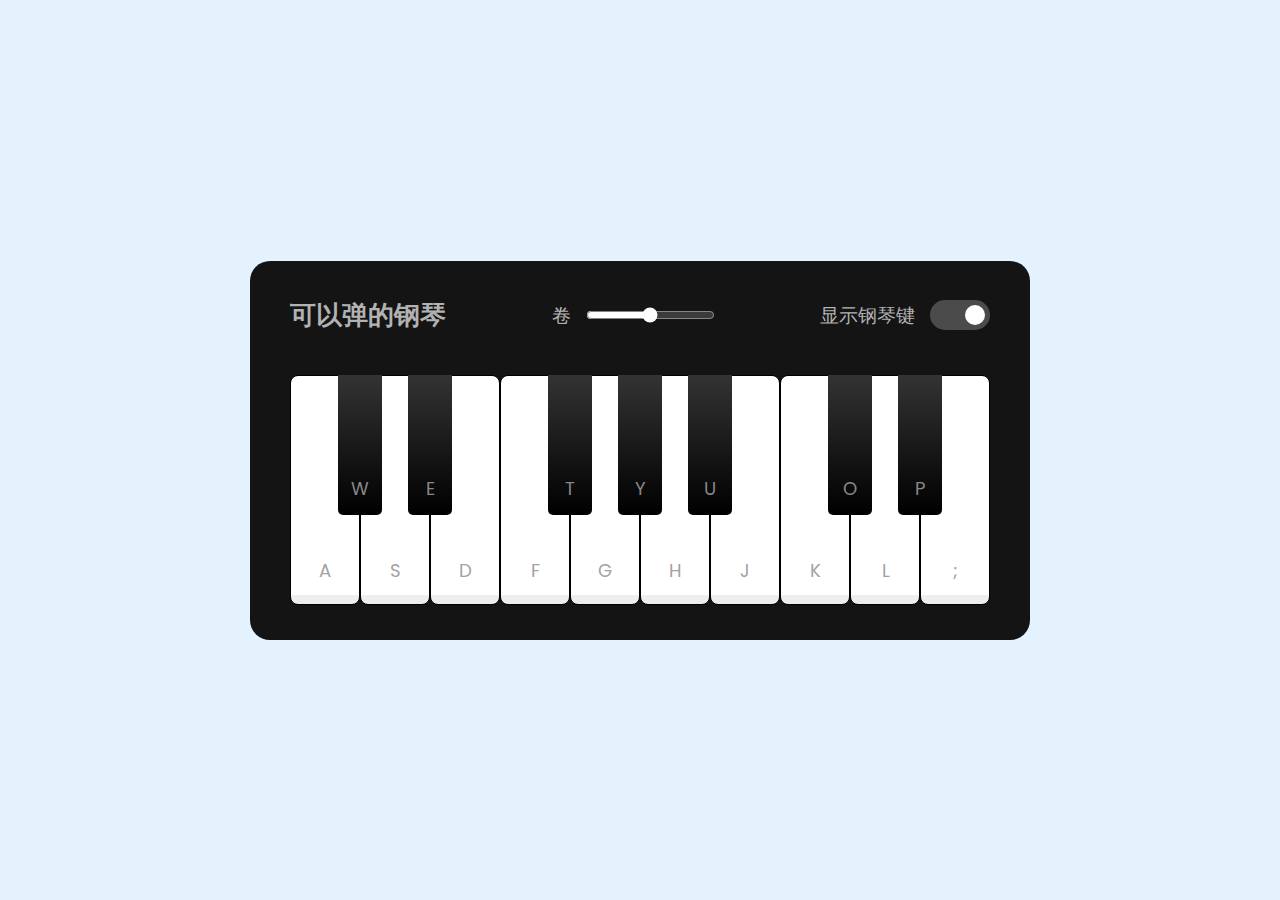
<file: Playable PIANO in JavaScript/index.html>
<!DOCTYPE html>
<html lang="en" dir="ltr">
  <head>
    <meta charset="utf-8">
    <title>html+css+js实现可弹的钢琴</title>
    <link rel="stylesheet" href="style.css">
    <meta name="viewport" content="width=device-width, initial-scale=1.0">
    <script src="script.js" defer></script>
  </head>
  <body>
    <div class="wrapper">
      <header>
        <h2>可以弹的钢琴</h2>
        <div class="column volume-slider">
          <span>卷</span><input type="range" min="0" max="1" value="0.5" step="any">
        </div>
        <div class="column keys-checkbox">
          <span>显示钢琴键</span><input type="checkbox" checked>
        </div>
      </header>
      <ul class="piano-keys">
        <li class="key white" data-key="a"><span>a</span></li>
        <li class="key black" data-key="w"><span>w</span></li>
        <li class="key white" data-key="s"><span>s</span></li>
        <li class="key black" data-key="e"><span>e</span></li>
        <li class="key white" data-key="d"><span>d</span></li>
        <li class="key white" data-key="f"><span>f</span></li>
        <li class="key black" data-key="t"><span>t</span></li>
        <li class="key white" data-key="g"><span>g</span></li>
        <li class="key black" data-key="y"><span>y</span></li>
        <li class="key white" data-key="h"><span>h</span></li>
        <li class="key black" data-key="u"><span>u</span></li>
        <li class="key white" data-key="j"><span>j</span></li>
        <li class="key white" data-key="k"><span>k</span></li>
        <li class="key black" data-key="o"><span>o</span></li>
        <li class="key white" data-key="l"><span>l</span></li>
        <li class="key black" data-key="p"><span>p</span></li>
        <li class="key white" data-key=";"><span>;</span></li>
      </ul>
    </div>

  </body>
</html>
</file>
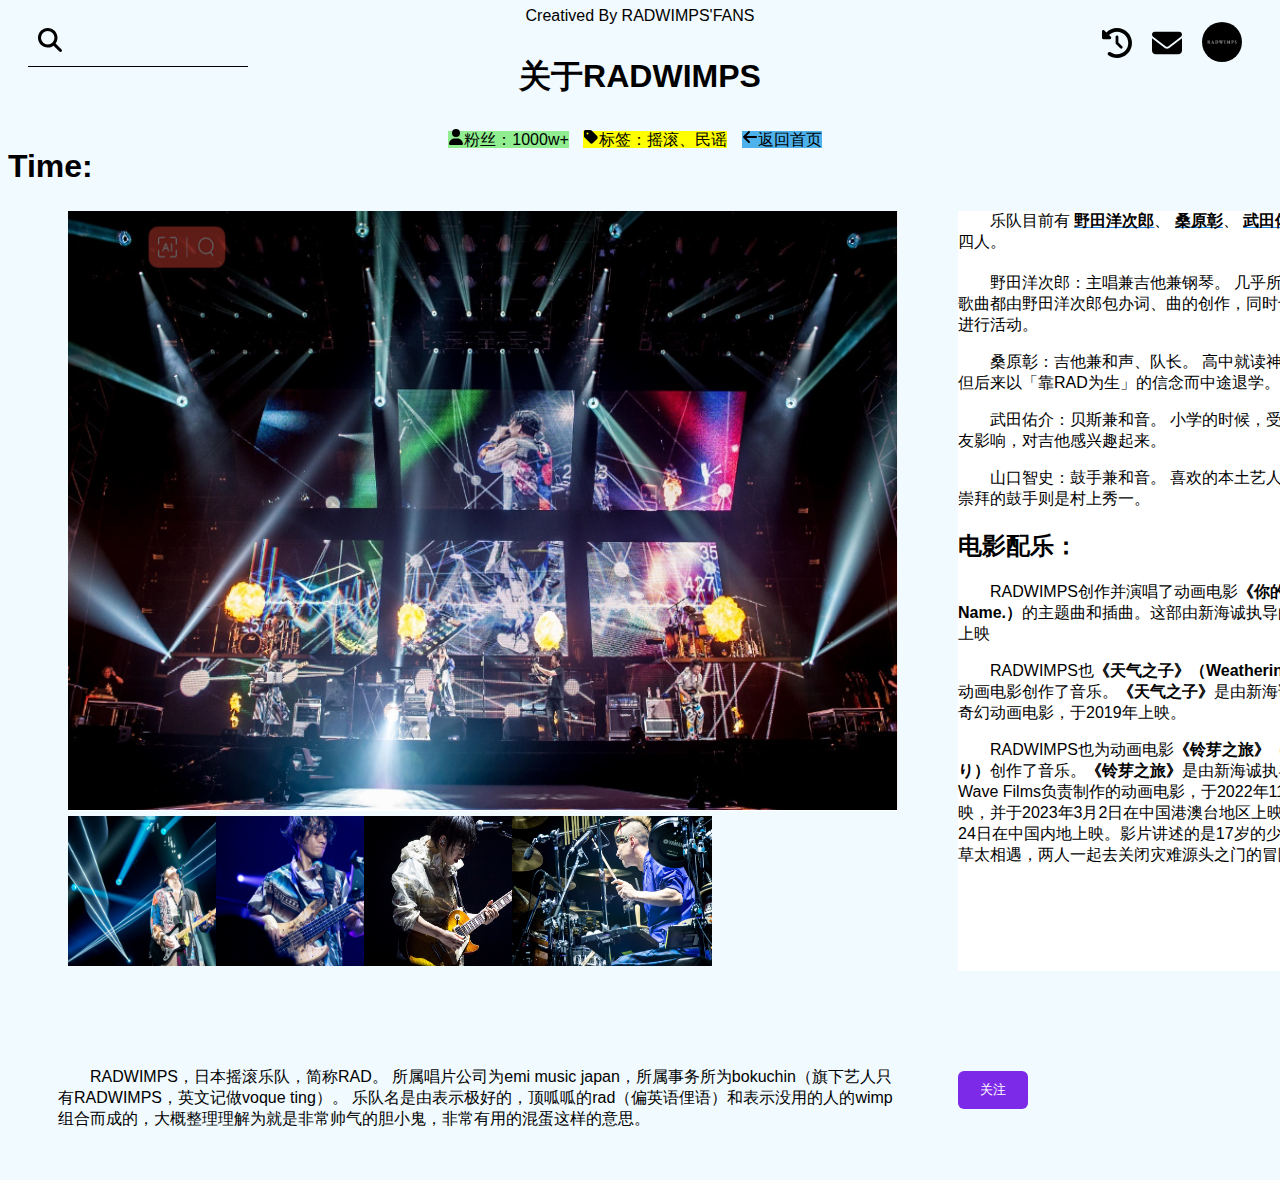
<file: html/about.html>
<!DOCTYPE html>
<html lang="en">
<head>
    <meta charset="UTF-8">
    <meta name="viewport" content="width=device-width, initial-scale=1.0">
    <title>About RADWIMPS</title>
    <link rel="stylesheet" href="../css/about.css">
</head>
<body>
    <div class="header">
            <div class="icon">
                <a href="#"><img src="../svg/history.svg" alt=""></a>
            </div>
            <div class="icon"><a href="#"><img src="../svg/mail.svg" alt=""></a></div>
            <div class="icon">
                <div class="profile"><img style="height: 40px; width: 40px; border-radius: 50%; margin-top: -6px;" src="../images/RADWIMPS.jpg" alt=""></div>
            </div>
    </div>
    <div class="search-bar">
        <a href="#"><img style="height: 24px;" width="24px;" src="../svg/serch.svg" alt=""></a>
        <!-- <input class="search-input" type="text" placeholder="RADWIMPS"> -->
        <div class="search-underline"></div>
    </div>
    
    <h1>Time:</h1>
    <div id="beijing-time"></div>
    <div class="title">Creatived By RADWIMPS'FANS</div>
    <div class="subtitle"><h1>关于RADWIMPS</h1></div>
    <div class="usersandlabel">
        <span class="user-icon"><img style="height: 16px; width: 16px;" src="../svg/users.svg" alt="">粉丝：1000w+</span>
        <span class="tag-icon"><img style="height: 16px; width: 16px;" src="../svg/label.svg" alt="">标签：摇滚、民谣</span> 
        <span class="return-icon"><a style="color: black;" href="../html/home.html" target="_blank"><img style="height: 16px; width: 16px;" src="../svg/return.svg">返回首页</a></span> 
    </div>
    <img class="main-image" src="../images/About RADWIMPS.png" alt="Main Image">
    <div class="image-grid">
        <div class="small-image"><img style="height: 150px; width: 200px; margin-top: -35px; margin-left: 60px;" src="../images/野田洋次郎.jpeg" alt=""></div>
        <div class="small-image"><img style="height: 150px; width: 200px; margin-top: -35px; margin-left: -147px;" src="../images/武田佑介.jpeg" alt=""></div>
        <div class="small-image"><img style="height: 150px; width: 200px; margin-top: -35px; margin-left: -353px;" src="../images/桑原彰.png" alt=""></div>
        <div class="small-image"><img style="height: 150px; width: 200px; margin-top: -35px; margin-left: -560px;" src="../images/山口智史.png" alt=""></div>
    </div>
    <p style="padding: 50px; text-indent: 2rem;">RADWIMPS，日本摇滚乐队，简称RAD。 所属唱片公司为emi music japan，所属事务所为bokuchin（旗下艺人只<br>有RADWIMPS，英文记做voque ting）。 乐队名是由表示极好的，顶呱呱的rad（偏英语俚语）和表示没用的人的wimp<br>组合而成的，大概整理理解为就是非常帅气的胆小鬼，非常有用的混蛋这样的意思。<br></p>
    
    <div class="card">
        <p style="margin-top: -100px; padding: 0px; text-indent: 2rem;">
            乐队目前有
            <span style="text-decoration: underline #2389ee; font-weight: 600;"><a href="https://baike.baidu.com/item/%E9%87%8E%E7%94%B0%E6%B4%8B%E6%AC%A1%E9%83%8E" style="color: black;">野田洋次郎</a></span>、
            <span style="text-decoration: underline #2389ee; font-weight: 600"><a href="https://baike.baidu.com/item/%E6%A1%91%E5%8E%9F%E5%BD%B0" style="color: black;">桑原彰</a></span>、
            <span style="text-decoration: underline #2389ee; font-weight: 600"><a href="https://baike.baidu.com/item/%E6%AD%A6%E7%94%B0%E7%A5%90%E4%BB%8B" style="color: black;">武田佑介</a></span>、
            <span style="text-decoration: underline #2389ee; font-weight: 600"><a href="https://baike.baidu.com/item/%E5%B1%B1%E5%8F%A3%E6%99%BA%E5%8F%B2" style="color: black;">山口智史</a></span>
            四人。
        </p>
        
        <p style="text-indent: 2rem; margin-top: 20px;">野田洋次郎：主唱兼吉他兼钢琴。 几乎所有RADWIMPS的歌曲都由野田洋次郎包办词、曲的创作，同时也以个人企划illion进行活动。</p>
        <p style="text-indent: 2rem;">桑原彰：吉他兼和声、队长。 高中就读神奈川县立高中，但后来以「靠RAD为生」的信念而中途退学。</p>
        <p style="text-indent: 2rem;">武田佑介：贝斯兼和音。 小学的时候，受一位弹吉他的朋友影响，对吉他感兴趣起来。</p>
        <p style="text-indent: 2rem;">山口智史：鼓手兼和音。 喜欢的本土艺人是Spitz和HY，而崇拜的鼓手则是村上秀一。</p>
        <h2>电影配乐：</h2>
        <p style="text-indent: 2rem;">RADWIMPS创作并演唱了动画电影<a href="https://baike.baidu.com/item/%E4%BD%A0%E7%9A%84%E5%90%8D%E5%AD%97%E3%80%82/19127928" style="color:black; font-weight: 600;">《你的名字。》（Your Name.）</a>的主题曲和插曲。这部由新海诚执导的电影于2016年上映</p>
        <p style="text-indent: 2rem;">RADWIMPS也<a href="https://baike.baidu.com/item/%E5%A4%A9%E6%B0%94%E4%B9%8B%E5%AD%90/23203347" style="color:black; font-weight: 600;">《天气之子》（Weathering With You）</a>为动画电影创作了音乐。<a href="https://baike.baidu.com/item/%E5%A4%A9%E6%B0%94%E4%B9%8B%E5%AD%90/23203347" style="color:black; font-weight: 600;">《天气之子》</a>是由新海诚执导的一部浪漫奇幻动画电影，于2019年上映。</p>
        <p style="text-indent: 2rem;">RADWIMPS也为动画电影<a href="https://baike.baidu.com/item/%E9%93%83%E8%8A%BD%E4%B9%8B%E6%97%85/62416439" style="color:black; font-weight: 600;">《铃芽之旅》（すずめの戸締まり）</a>创作了音乐。<a href="https://baike.baidu.com/item/%E9%93%83%E8%8A%BD%E4%B9%8B%E6%97%85/62416439" style="color:black; font-weight: 600;">《铃芽之旅》</a>是由新海诚执导并编剧，CoMix Wave Films负责制作的动画电影，于2022年11月11日在日本上映，并于2023年3月2日在中国港澳台地区上映，于2023年3月24日在中国内地上映。影片讲述的是17岁的少女铃芽与“闭门师”草太相遇，两人一起去关闭灾难源头之门的冒险故事。</p>
        </div>
    </div>
    <button class="button">关注</button>

    <script>
        function displayBeijingTime() {
            var date = new Date();
            var options = { timeZone: 'Asia/Shanghai' };
            var beijingTime = date.toLocaleTimeString('zh-CN', options);
            document.getElementById('beijing-time').textContent = beijingTime;
        }

        // Update Beijing time every second
        setInterval(displayBeijingTime, 1000);

        //点击按钮动画
        const button = document.querySelector(".button");
        button.addEventListener("click", (e) => {
        e.preventDefault;
        button.classList.add("animate");
        setTimeout(() => {
            button.classList.remove("animate");
        }, 600);
        });
    </script>
</body>
</html>
</file>
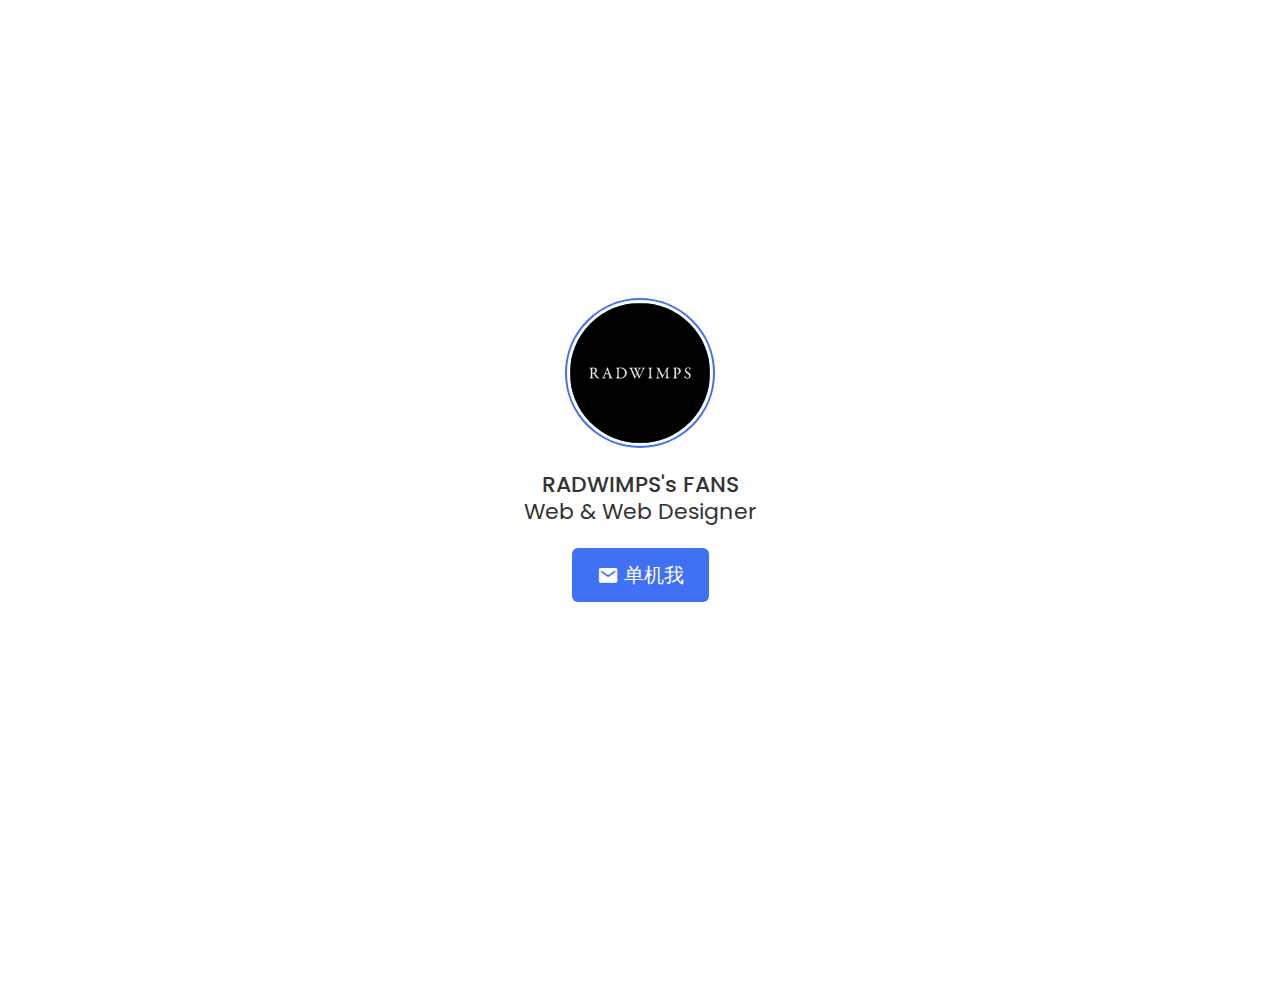
<file: html/feedback.html>
<!DOCTYPE html>
<html lang="en">
<head>
    <meta charset="UTF-8">
    <meta http-equiv="X-UA-Compatible" content="IE=edge">
    <meta name="viewport" content="width=device-width, initial-scale=1.0">
    <title>Animated Popup Modal Box</title>
    <link rel="stylesheet" href="../css/feedback.css">
    <link href='https://unpkg.com/boxicons@2.1.1/css/boxicons.min.css' rel='stylesheet'>
</head>
<body>
    <section>
        <div class="profile">
            <div class="profile-img">
                <img src="../images/RADWIMPS.jpg" alt="">
            </div>
            <span class="name">RADWIMPS's FANS</span>
            <span class="profession">Web & Web Designer</span>
            <div id="hireBtn" class="button">
                <i class="bx bxs-envelope"></i>
                <button>单机我</button>
            </div>
        </div>
        <div class="popup-outer">
            <div class="popup-box">
                <i id="close" class="bx bx-x close"></i>
                <div class="profile-text">
                    <img src="../images/RADWIMPS.jpg" alt="">
                    <div class="text">
                        <span class="name">RADWIMPS's FANS</span>
                         <span class="profession">Web & Web Designer</span>
                    </div>
                </div>
                <form action="#">
                    <textarea spellcheck="false" placeholder="输入您的意见"></textarea>
                    <div class="button">
                        <button id="close" class="cancel">取消</button>
                        <button class="send">发送</button>
                    </div>
                </form>
            </div>
        </div>
    </section>

    <script>
        const section = document.querySelector("section"),
      hireBtn = section.querySelector("#hireBtn"),
      closeBtn = section.querySelectorAll("#close"),
      textArea = section.querySelector("textarea");
 
      hireBtn.addEventListener("click" , () =>{
        section.classList.add("show");
      });

      closeBtn.forEach(cBtn => {
        cBtn.addEventListener("click" , ()=>{
            section.classList.remove("show");
            textArea.value = "";
        });
      });
    </script>
    
</body>
</html>
</file>
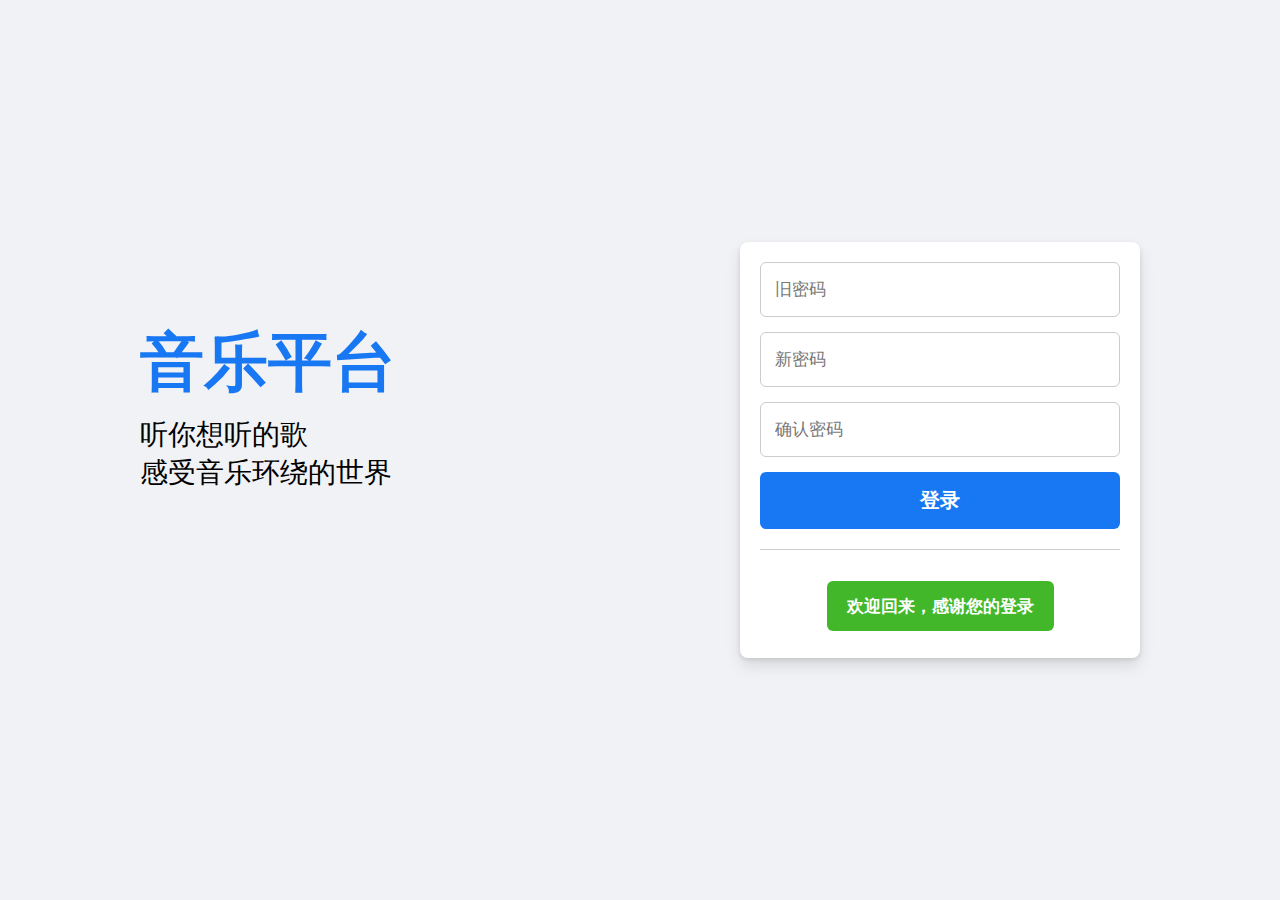
<file: html/fogot.html>
<!DOCTYPE html>
<html lang="en">
  <head>
    <meta charset="UTF-8">
    <meta name="viewport" content="width=device-width, initial-scale=1.0">
    <title>音乐账号</title>
    <link rel="stylesheet" href="../css/login.css">
  </head>
  <body>
    <div class="container flex">
      <div class="music-page flex">
        <div class="text">
          <h1>音乐平台</h1>
          <p>听你想听的歌</p>
          <p>感受音乐环绕的世界</p>
        </div>
        <form action="#">
          <input type="email" placeholder="旧密码" required>
          <input type="password" placeholder="新密码" required>
          <input type="password" placeholder="确认密码" required>
          <div class="link">
            <button type="submit" class="login" onclick="alert('欢迎回来，感谢您的登录！')"><span onclick="showWelcomePopup()">登录</span></button>
          </div>
          <hr>
          <div class="button">
            <a href="#">欢迎回来，感谢您的登录</a>
          </div>
        </form>
      </div>
    </div>
    <!-- <script>
      function showWelcomePopup() {
          alert("欢迎回来！感谢您的登录。");
      }
  </script> -->
  </body>
</html>
</file>
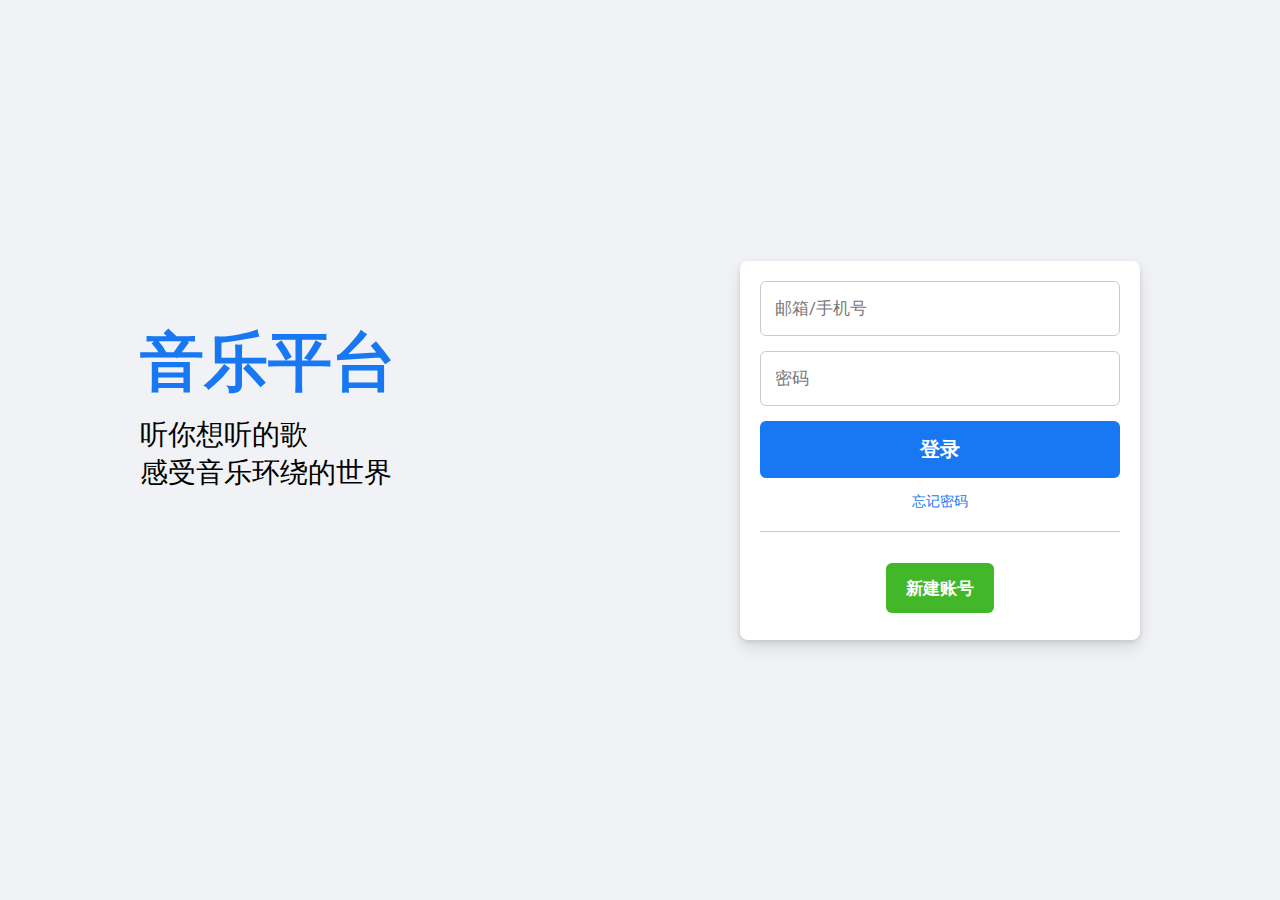
<file: html/login.html>
<!DOCTYPE html>
<html lang="en">
  <head>
    <meta charset="UTF-8">
    <meta name="viewport" content="width=device-width, initial-scale=1.0">
    <title>音乐账号</title>
    <link rel="stylesheet" href="../css/login.css">
  </head>
  <body>
    <div class="container flex">
      <div class="music-page flex">
        <div class="text">
          <h1>音乐平台</h1>
          <p>听你想听的歌</p>
          <p>感受音乐环绕的世界</p>
        </div>
        <form action="#">
          <input type="email" placeholder="邮箱/手机号" required>
          <input type="password" placeholder="密码" required>
          <div class="link">
            <button type="submit" class="login" onclick="alert('欢迎回来，感谢您的登录！')"><span onclick="showWelcomePopup()">登录</span></button>
            <a href="fogot.html" class="forgot">忘记密码</a>
          </div>
          <hr>
          <div class="button">
            <a href="signup.html">新建账号</a>
          </div>
        </form>
      </div>
    </div>
    <!-- <script>
      function showWelcomePopup() {
          alert("欢迎回来，感谢您的登录。");
      }
  </script> -->
  </body>
</html>
</file>
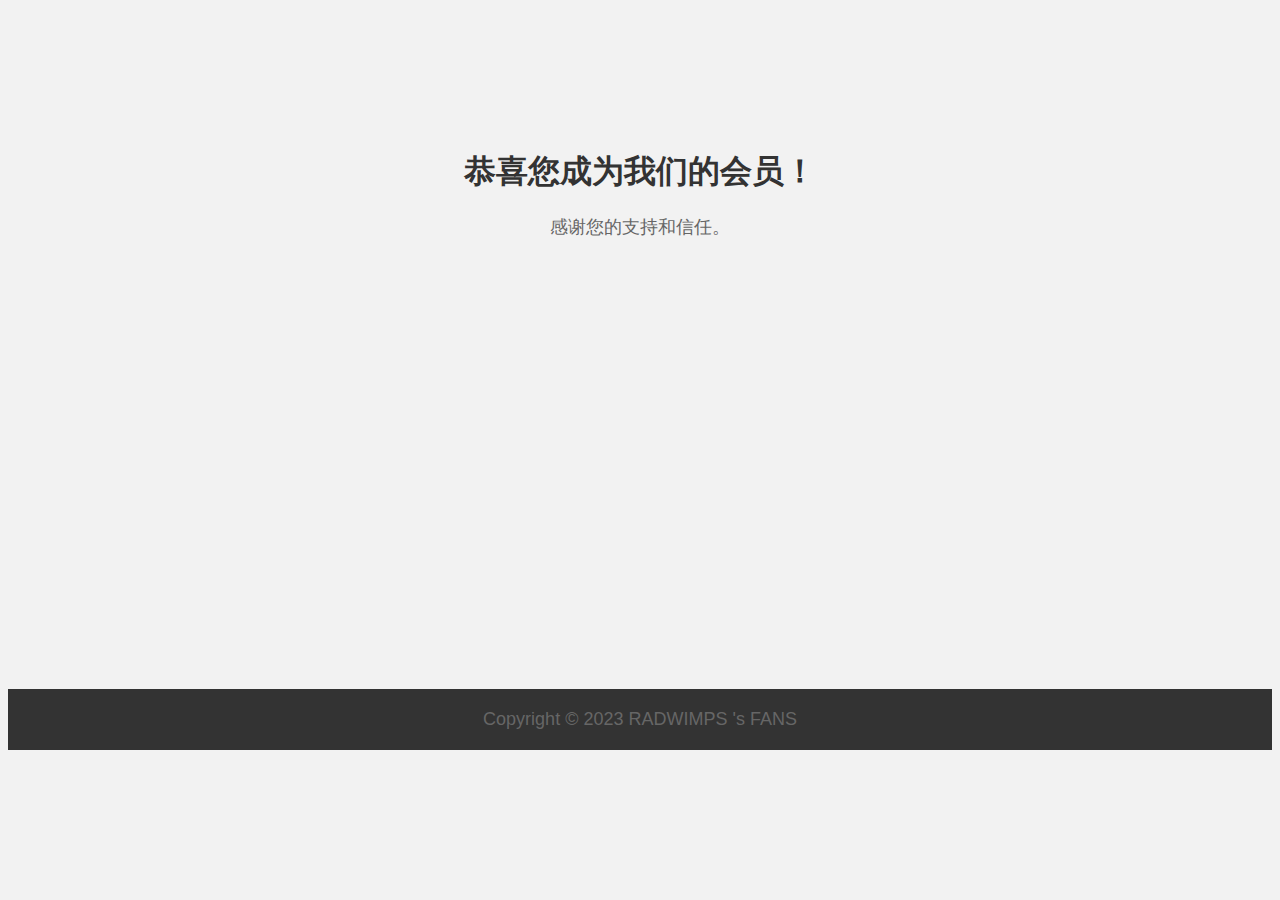
<file: html/notification.html>
<!DOCTYPE html>
<html>
<head>
  <title>恭喜成为会员</title>
  <style>
    body {
      background-color: #f2f2f2;
      font-family: Arial, sans-serif;
      text-align: center;
    }
    
    h1 {
      color: #333333;
      margin-top: 150px;
    }
    
    p {
      color: #666666;
      font-size: 18px;
      margin-bottom: 50px;
    }
    
    .membership {
      background-color: #ffffff;
      border: 1px solid #dddddd;
      border-radius: 5px;
      display: inline-block;
      padding: 20px;
      margin-top: 50px;
    }
    
    .membership h2 {
      color: #333333;
      font-size: 24px;
      margin-bottom: 20px;
    }
    
    .membership p {
      color: #666666;
      font-size: 18px;
      margin-bottom: 10px;
    }
    
    .membership ul {
      text-align: left;
      margin-left: 30px;
      margin-top: 20px;
    }
    
    .membership ul li {
      margin-bottom: 10px;
    }
    
    .membership a {
      background-color: #ff8800;
      color: #ffffff;
      display: inline-block;
      padding: 10px 20px;
      text-decoration: none;
      font-weight: bold;
      border-radius: 4px;
      margin-top: 20px;
    }
    
    .footer {
      margin-top: 450px;
      padding: 20px;
      background-color: #333333;
      color: #ffffff;
    }
    
    .footer p {
      margin: 0;
    }
  </style>
</head>
<body>
  <h1>恭喜您成为我们的会员！</h1>
  <p>感谢您的支持和信任。</p>
  
  <!-- <div class="membership">
    <h2>会员特权</h2>
    <p>作为我们的会员，您将享受以下特权：</p>
    <ul>
      <li>专属优惠折扣</li>
      <li>提前获得新产品信息</li>
      <li>参加会员活动</li>
      <li>免费送货上门</li>
      <li>24/7客户支持</li>
    </ul>
    
    <a href="#">立即开始使用</a>
  </div> -->
  
  <div class="footer">
    <p>Copyright &copy; 2023 RADWIMPS 's FANS</p>
  </div>
</body>
</html>
</file>
<file: Playable PIANO in JavaScript/style.css>
@import url('https://fonts.googleapis.com/css2?family=Poppins:wght@400;500;600&display=swap');
* {
  margin: 0;
  padding: 0;
  box-sizing: border-box;
  font-family: 'Poppins', sans-serif;
}
body {
  display: flex;
  align-items: center;
  justify-content: center;
  min-height: 100vh;
  background: #E3F2FD;
}
.wrapper {
  padding: 35px 40px;
  border-radius: 20px;
  background: #141414;
}
.wrapper header {
  display: flex;
  color: #B2B2B2;
  align-items: center;
  justify-content: space-between;
}
header h2 {
  font-size: 1.6rem;
}
header .column {
  display: flex;
  align-items: center;
}
header span {
  font-weight: 500;
  margin-right: 15px;
  font-size: 1.19rem;
}
header input {
  outline: none;
  border-radius: 30px;
}
.volume-slider input {
  accent-color: #fff;
}
.keys-checkbox input {
  height: 30px;
  width: 60px;
  cursor: pointer;
  appearance: none;
  position: relative;
  background: #4B4B4B
}
.keys-checkbox input::before {
  content: "";
  position: absolute;
  top: 50%;
  left: 5px;
  width: 20px;
  height: 20px;
  border-radius: 50%;
  background: #8c8c8c;
  transform: translateY(-50%);
  transition: all 0.3s ease;
}
.keys-checkbox input:checked::before {
  left: 35px;
  background: #fff;
}
.piano-keys {
  display: flex;
  list-style: none;
  margin-top: 40px;
}
.piano-keys .key {
  cursor: pointer;
  user-select: none;
  position: relative;
  text-transform: uppercase;
}
.piano-keys .black {
  z-index: 2;
  width: 44px;
  height: 140px;
  margin: 0 -22px 0 -22px;
  border-radius: 0 0 5px 5px;
  background: linear-gradient(#333, #000);
}
.piano-keys .black.active {
  box-shadow: inset -5px -10px 10px rgba(255,255,255,0.1);
  background:linear-gradient(to bottom, #000, #434343);
}
.piano-keys .white {
  height: 230px;
  width: 70px;
  border-radius: 8px;
  border: 1px solid #000;
  background: linear-gradient(#fff 96%, #eee 4%);
}
.piano-keys .white.active {
  box-shadow: inset -5px 5px 20px rgba(0,0,0,0.2);
  background:linear-gradient(to bottom, #fff 0%, #eee 100%);
}
.piano-keys .key span {
  position: absolute;
  bottom: 20px;
  width: 100%;
  color: #A2A2A2;
  font-size: 1.13rem;
  text-align: center;
}
.piano-keys .key.hide span {
  display: none;
}
.piano-keys .black span {
  bottom: 13px;
  color: #888888;
}

@media screen and (max-width: 815px) {
  .wrapper {
    padding: 25px;
  }
  header {
    flex-direction: column;
  }
  header :where(h2, .column) {
    margin-bottom: 13px;
  }
  .volume-slider input {
    max-width: 100px;
  }
  .piano-keys {
    margin-top: 20px;
  }
  .piano-keys .key:where(:nth-child(9), :nth-child(10)) {
    display: none;
  }
  .piano-keys .black {
    height: 100px;
    width: 40px;
    margin: 0 -20px 0 -20px;
  }
  .piano-keys .white {
    height: 180px;
    width: 60px;
  }
}

@media screen and (max-width: 615px) {
  .piano-keys .key:nth-child(13),
  .piano-keys .key:nth-child(14),
  .piano-keys .key:nth-child(15),
  .piano-keys .key:nth-child(16),
  .piano-keys .key :nth-child(17) {
    display: none;
  }
  .piano-keys .white {
    width: 50px;
  }
}
</file>
<file: css/about.css>
@font-face{
	font-family: "情书体";
	src: url("../fonts/情书体.otf");
  }

body {
    /* font-family: "情书体"; */
    font-family: Arial, sans-serif;
    background-color: #f0faff;
}
.header {
    display: flex;
    align-items: center;
    justify-content: flex-end;
    padding: 20px;
}
.profile {
    width: 40px;
    height: 40px;
    border-radius: 50%;
    margin-right: 20px;
}
.icons {
    display: flex;
    align-items: center;
}
.icon {
    width: 30px;
    height: 30px;
    margin-right: 20px;
}
.search-bar {
    position: relative;
    margin-left: 20px;
    top: -60px;
    border-bottom: 1px solid black;
    width: 200px;
    padding: 10px;
}
.search-input {
    border: none;
    margin-left: 50px;
    outline: none;
    font-size: 16px;
    width: 100%;
    padding: 5px 0;
}
.search-underline {
    position: absolute;
    bottom: -1px;
    left: 0;
    width: 220px;
    height: 2px;
    background-color: #cb676c;
    transform: scaleX(0);
    transform-origin: bottom;
    transition: transform 0.2s ease-in-out;
}
.search-input:focus + .search-underline {
    transform: scaleX(1);
}
.title {
    text-align: center;
    margin-top: -200px;
}
.subtitle {
    text-align: center;
    margin: 30px;
}
.usersandlabel {
    text-align: center;
    margin-top: 30px;
    margin-bottom: 30px;
}
.user-icon {
    width: 20px;
    height: 20px;
    margin-right: 10px;
    background-color: lightgreen;
}
.tag-icon {
    width: 20px;
    height: 20px;
    margin-right: 10px;
    background-color: yellow;
}
.return-icon {
    width: 20px;
    height: 20px;
    margin-right: 10px;
    background-color: #4db2ec;
}
.main-image {
    display: block;
    margin: 60px;
    width: 830px;
    height: 600px;
}
.image-grid {
    display: flex;
    justify-content: space-between;
    margin-top: -20px;
}
.small-image {
    width: 200px;
    height: 150px;
    margin: 0;
    padding: 0;
    /* background-color: lightcoral; */
}
.card {
    margin-top: -985px;
    margin-left: 950px;
    background-color: #ffffff;
    width: 450px;
    height: 760px;
}
/* .card-button {
    display: block;
    margin: 20px auto;
    width: 100px;
    height: 40px;
    background-color: red;
    color: black;
    text-align: center;
    line-height: 40px;
    text-decoration: none;
    border-radius: 5px;
    position: absolute;
    bottom: 0;
    right: 0;
} */

a{
    text-decoration: none;
}

.image-description {
    text-align: center;
}

.button {
position: absolute;
margin-left: 950px;
margin-top: 100px;
padding: 10px 22px;
border-radius: 6px;
border: none;
color: #fff;
cursor: pointer;
background-color: #7d2ae8;
transition: all 0.2s ease;
}
.button:active {
transform: scale(0.96);
}
.button:before,
.button:after {
position: absolute;
content: "";
width: 150%;
left: 50%;
height: 100%;
transform: translateX(-50%);
z-index: -1000;
background-repeat: no-repeat;
}
.button.animate::before {
top: -70%;
background-image: radial-gradient(circle, #7d2ae8 20%, transparent 20%),
radial-gradient(circle, transparent 20%, #7d2ae8 20%, transparent 30%),
radial-gradient(circle, #7d2ae8 20%, transparent 20%),
radial-gradient(circle, #7d2ae8 20%, transparent 20%),
radial-gradient(circle, transparent 10%, #7d2ae8 15%, transparent 20%),
radial-gradient(circle, #7d2ae8 20%, transparent 20%),
radial-gradient(circle, #7d2ae8 20%, transparent 20%),
radial-gradient(circle, #7d2ae8 20%, transparent 20%),
radial-gradient(circle, #7d2ae8 20%, transparent 20%);
background-size: 10% 10%, 20% 20%, 15% 15%, 20% 20%, 18% 18%, 10% 10%, 15% 15%,
10% 10%, 18% 18%;
animation: greentopBubbles ease-in-out 0.6s forwards infinite;
}
@keyframes greentopBubbles {
0% {
background-position: 5% 90%, 10% 90%, 10% 90%, 15% 90%, 25% 90%, 25% 90%,
40% 90%, 55% 90%, 70% 90%;
}
50% {
background-position: 0% 80%, 0% 20%, 10% 40%, 20% 0%, 30% 30%, 22% 50%,
50% 50%, 65% 20%, 90% 30%;
}
100% {
background-position: 0% 70%, 0% 10%, 10% 30%, 20% -10%, 30% 20%, 22% 40%,
50% 40%, 65% 10%, 90% 20%;
background-size: 0% 0%, 0% 0%, 0% 0%, 0% 0%, 0% 0%, 0% 0%;
}
}
.button.animate::after {
bottom: -70%;
background-image: radial-gradient(circle, #7d2ae8 20%, transparent 20%),
radial-gradient(circle, #7d2ae8 20%, transparent 20%),
radial-gradient(circle, transparent 10%, #7d2ae8 15%, transparent 20%),
radial-gradient(circle, #7d2ae8 20%, transparent 20%),
radial-gradient(circle, #7d2ae8 20%, transparent 20%),
radial-gradient(circle, #7d2ae8 20%, transparent 20%),
radial-gradient(circle, #7d2ae8 20%, transparent 20%);
background-size: 15% 15%, 20% 20%, 18% 18%, 20% 20%, 15% 15%, 20% 20%, 18% 18%;
animation: greenbottomBubbles ease-in-out 0.6s forwards infinite;
}
@keyframes greenbottomBubbles {
0% {
background-position: 10% -10%, 30% 10%, 55% -10%, 70% -10%, 85% -10%,
70% -10%, 70% 0%;
}
50% {
background-position: 0% 80%, 20% 80%, 45% 60%, 60% 100%, 75% 70%, 95% 60%,
105% 0%;
}
100% {
background-position: 0% 90%, 20% 90%, 45% 70%, 60% 110%, 75% 80%, 95% 70%,
110% 10%;
background-size: 0% 0%, 0% 0%, 0% 0%, 0% 0%, 0% 0%, 0% 0%;
}
}
</file>
<file: css/feedback.css>
/* Google Font Import - Poppins */
@import url("https://fonts.googleapis.com/css2?family=Poppins:wght@300;400;500;600;700&display=swap");
* {
  margin: 0;
  padding: 0;
  box-sizing: border-box;
  font-family: "Poppins", sans-serif;
}
body {
  overflow: hidden;
}
section {
  position: relative;
  height: 100vh;
  width: 100%;
  display: flex;
  align-items: center;
  justify-content: center;
}
section .profile {
  display: flex;
  align-items: center;
  flex-direction: column;
  justify-content: center;
}
section.show .profile {
  display: none;
}
section .profile .profile-img {
  height: 150px;
  width: 150px;
  border-radius: 50%;
  background: #4070f4;
  padding: 2px;
  margin-bottom: 20px;
}
.profile .profile-img img {
  height: 100%;
  width: 100%;
  object-fit: cover;
  border-radius: 50%;
  border: 3px solid #fff;
}
.profile .name,
.profile .profession {
  font-size: 22px;
  font-weight: 500;
  color: #333;
}
.profile .profession {
  font-weight: 400;
  margin-top: -6px;
}
.profile .button {
  display: flex;
  align-items: center;
  padding: 12px 25px;
  background: #4070f4;
  margin-top: 20px;
  border-radius: 6px;
  cursor: pointer;
  font-size: 24px;
  transition: all 0.3s ease;
}
.profile .button:hover {
  background: #275df1;
}
.profile .button i {
  color: #fff;
  font-size: 22px;
  margin-right: 5px;
}
.profile .button button {
  background: none;
  outline: none;
  border: none;
  font-size: 20px;
  color: #fff;
  pointer-events: none;
}

section .popup-outer {
  position: absolute;
  display: flex;
  align-items: center;
  justify-content: center;
  height: 100%;
  width: 100%;
  background: rgba(0, 0, 0, 0.4);
  opacity: 0;
  pointer-events: none;
  box-shadow: 0 10px 15px rgba(0, 0, 0, 0.1);
  transform: scale(1.2);
  transition: all 0.3s ease-in-out;
}
section.show .popup-outer {
  opacity: 1;
  pointer-events: auto;
  transform: scale(1);
}
section .popup-box {
  position: relative;
  padding: 30px;
  max-width: 420px;
  width: 100%;
  background: #fff;
  border-radius: 12px;
}
.popup-box .close {
  position: absolute;
  top: 16px;
  right: 16px;
  font-size: 30px;
  color: #b4b4b4;
  cursor: pointer;
  transition: all 0.2s ease;
}
.popup-box .close:hover {
  color: #333;
}
section .popup-box .profile-text {
  display: flex;
  align-items: center;
}
section .popup-box img {
  height: 70px;
  width: 70px;
  object-fit: cover;
  border-radius: 50%;
}
.profile-text .text {
  display: flex;
  flex-direction: column;
  margin-left: 15px;
}
.profile-text .text .name {
  font-size: 20px;
  font-weight: 400;
}
.profile-text .text .profession {
  font-size: 20px;
  font-weight: 500;
}
section .popup-box textarea {
  min-height: 200px;
  width: 100%;
  margin-top: 20px;
  outline: none;
  border: 1px solid #ddd;
  padding: 12px;
  border-radius: 6px;
  resize: none;
  font-size: 18px;
  font-weight: 400;
  background: #f3f3f3;
}
section .popup-box .button {
  display: flex;
  justify-content: flex-end;
  margin-top: 15px;
}
.popup-box .button button {
  outline: none;
  border: none;
  padding: 8px 14px;
  border-radius: 6px;
  background: #6f93f6;
  margin-left: 12px;
  color: #fff;
  font-size: 14px;
  cursor: pointer;
  transition: all 0.3s ease;
}
.button button.cancel {
  background: #f082ac;
}
.button button.cancel:hover {
  background: #ec5f95;
}
.button button.send:hover {
  background: #275df1;
}
</file>
<file: css/login.css>
@import url('https://fonts.googleapis.com/css2?family=Roboto:wght@300;400;500;700&display=swap');

* {
margin: 0;
padding: 0;
box-sizing: border-box;
font-family: 'Roboto', sans-serif;
}

.flex {
display: flex;
align-items: center;
}

.container {
padding: 0 15px;
min-height: 100vh;
justify-content: center;
background: #f0f2f5;
}

.music-page {
justify-content: space-between;
max-width: 1000px;
width: 100%;
}

.music-page .text {
margin-bottom: 90px;
}

.music-page h1 {
color: #1877f2;
font-size: 4rem;
margin-bottom: 10px;
}

.music-page p {
font-size: 1.75rem;
white-space: nowrap;
}

form {
display: flex;
flex-direction: column;
background: #fff;
border-radius: 8px;
padding: 20px;
box-shadow: 0 2px 4px rgba(0, 0, 0, 0.1),
    0 8px 16px rgba(0, 0, 0, 0.1);
max-width: 400px;
width: 100%;
}

form input {
height: 55px;
width: 100%;
border: 1px solid #ccc;
border-radius: 6px;
margin-bottom: 15px;
font-size: 1rem;
padding: 0 14px;
}

form input:focus {
outline: none;
border-color: #1877f2;
}

::placeholder {
color: #777;
font-size: 1.063rem;
}

.link {
display: flex;
flex-direction: column;
text-align: center;
gap: 15px;
}

.link .login {
border: none;
outline: none;
cursor: pointer;
background: #1877f2;
padding: 15px 0;
border-radius: 6px;
color: #fff;
font-size: 1.25rem;
font-weight: 600;
transition: 0.2s ease;
}

.link .login:hover {
background: #0d65d9;
}

form a {
text-decoration: none;
}

.link .forgot {
color: #1877f2;
font-size: 0.875rem;
}

.link .forgot:hover {
text-decoration: underline;
}

hr {
border: none;
height: 1px;
background-color: #ccc;
margin-bottom: 20px;
margin-top: 20px;
}

.button {
margin-top: 25px;
text-align: center;
margin-bottom: 20px;
}

.button a {
padding: 15px 20px;
background: #42b72a;
border-radius: 6px;
color: #fff;
font-size: 1.063rem;
font-weight: 600;
transition: 0.2s ease;
}

.button a:hover {
background: #3ba626;
}

@media (max-width: 900px) {
.facebook-page {
    flex-direction: column;
    text-align: center;
}

.facebook-page .text {
    margin-bottom: 30px;
}
}

@media (max-width: 460px) {
.facebook-page h1 {
    font-size: 3.5rem;
}

.facebook-page p {
    font-size: 1.3rem;
}

form {
    padding: 15px;
}
}
</file>
